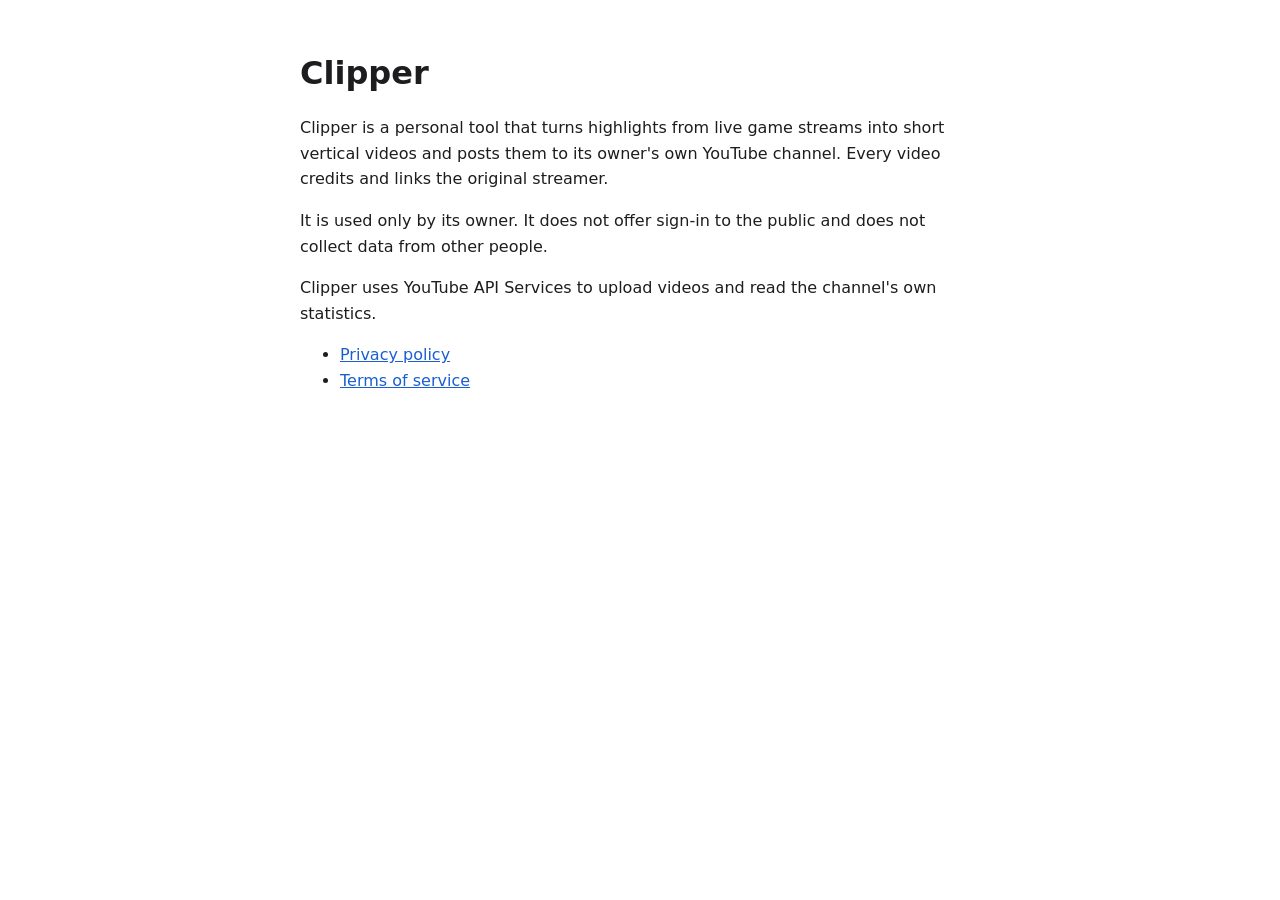
<file: index.html>
<!doctype html>
<html lang="en">
<head>
<meta charset="utf-8">
<meta name="viewport" content="width=device-width, initial-scale=1">
<title>Clipper</title>
<link rel="stylesheet" href="style.css">
</head>
<body>
<main>
  <h1>Clipper</h1>
  <p>Clipper is a personal tool that turns highlights from live game streams into short vertical videos
     and posts them to its owner's own YouTube channel. Every video credits and links the original streamer.</p>
  <p>It is used only by its owner. It does not offer sign-in to the public and does not collect data from other people.</p>
  <p>Clipper uses YouTube API Services to upload videos and read the channel's own statistics.</p>
  <ul>
    <li><a href="privacy.html">Privacy policy</a></li>
    <li><a href="terms.html">Terms of service</a></li>
  </ul>
</main>
</body>
</html>
</file>
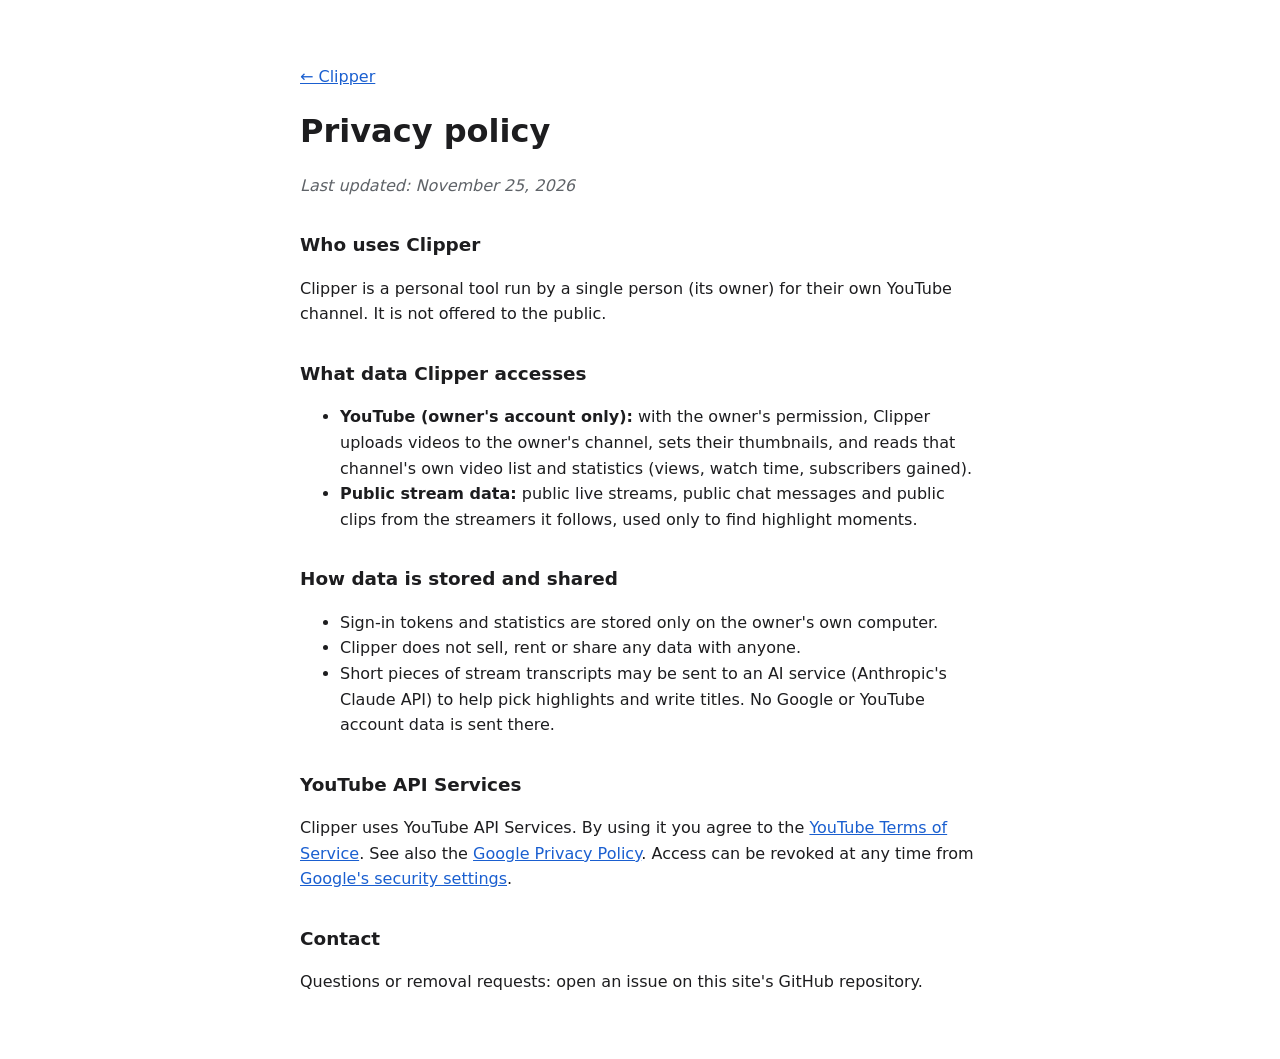
<file: privacy.html>
<!doctype html>
<html lang="en">
<head>
<meta charset="utf-8">
<meta name="viewport" content="width=device-width, initial-scale=1">
<title>Clipper privacy policy</title>
<link rel="stylesheet" href="style.css">
</head>
<body>
<main>
  <p><a href="index.html">&larr; Clipper</a></p>
  <h1>Privacy policy</h1>
  <p><em>Last updated: November 25, 2026</em></p>

  <h2>Who uses Clipper</h2>
  <p>Clipper is a personal tool run by a single person (its owner) for their own YouTube channel.
     It is not offered to the public.</p>

  <h2>What data Clipper accesses</h2>
  <ul>
    <li><strong>YouTube (owner's account only):</strong> with the owner's permission, Clipper uploads videos to the owner's channel,
        sets their thumbnails, and reads that channel's own video list and statistics (views, watch time, subscribers gained).</li>
    <li><strong>Public stream data:</strong> public live streams, public chat messages and public clips from the streamers it follows,
        used only to find highlight moments.</li>
  </ul>

  <h2>How data is stored and shared</h2>
  <ul>
    <li>Sign-in tokens and statistics are stored only on the owner's own computer.</li>
    <li>Clipper does not sell, rent or share any data with anyone.</li>
    <li>Short pieces of stream transcripts may be sent to an AI service (Anthropic's Claude API) to help pick highlights and write titles.
        No Google or YouTube account data is sent there.</li>
  </ul>

  <h2>YouTube API Services</h2>
  <p>Clipper uses YouTube API Services. By using it you agree to the
     <a href="https://www.youtube.com/t/terms">YouTube Terms of Service</a>. See also the
     <a href="https://policies.google.com/privacy">Google Privacy Policy</a>.
     Access can be revoked at any time from
     <a href="https://myaccount.google.com/permissions">Google's security settings</a>.</p>

  <h2>Contact</h2>
  <p>Questions or removal requests: open an issue on this site's GitHub repository.</p>
</main>
</body>
</html>
</file>
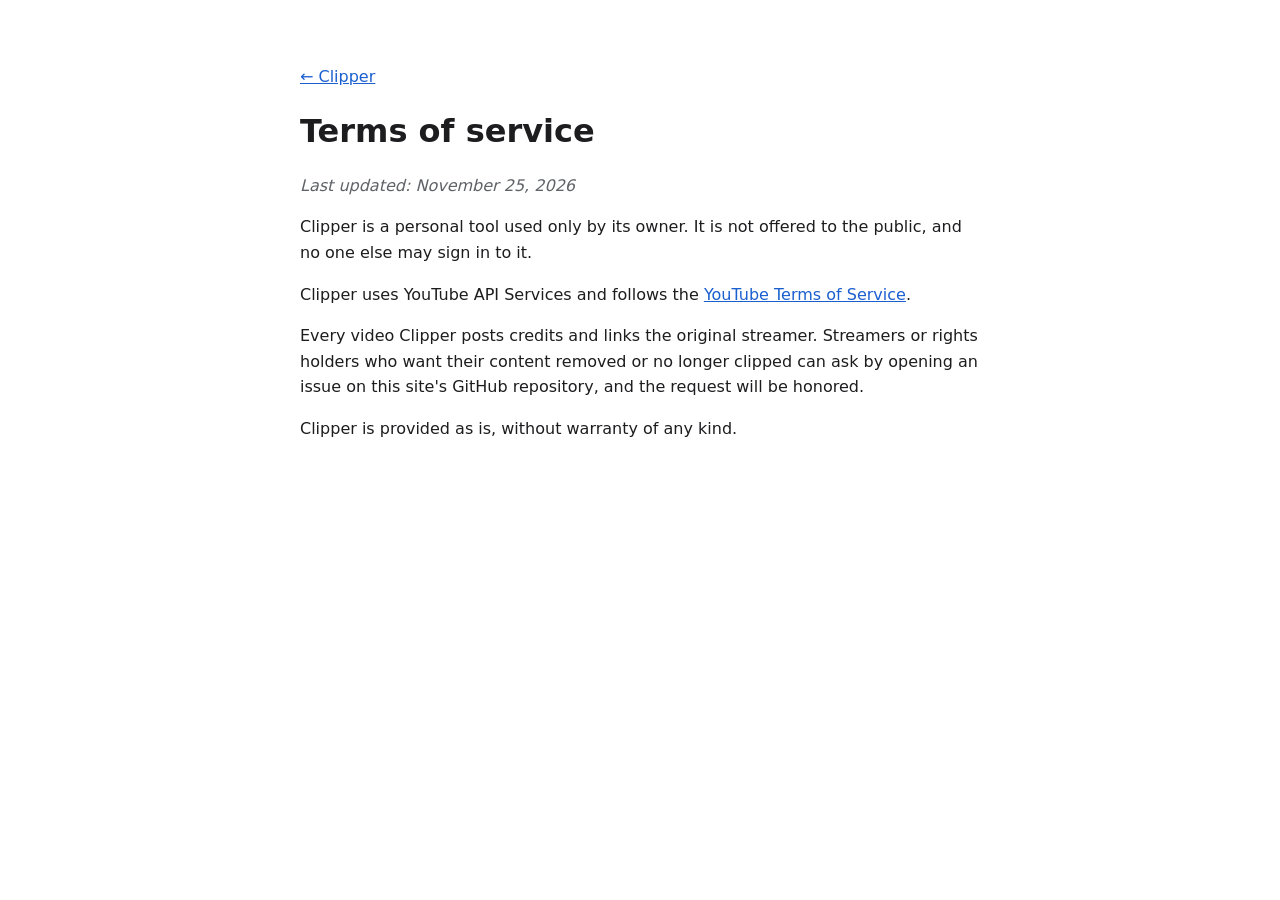
<file: terms.html>
<!doctype html>
<html lang="en">
<head>
<meta charset="utf-8">
<meta name="viewport" content="width=device-width, initial-scale=1">
<title>Clipper terms of service</title>
<link rel="stylesheet" href="style.css">
</head>
<body>
<main>
  <p><a href="index.html">&larr; Clipper</a></p>
  <h1>Terms of service</h1>
  <p><em>Last updated: November 25, 2026</em></p>
  <p>Clipper is a personal tool used only by its owner. It is not offered to the public, and no one else may sign in to it.</p>
  <p>Clipper uses YouTube API Services and follows the
     <a href="https://www.youtube.com/t/terms">YouTube Terms of Service</a>.</p>
  <p>Every video Clipper posts credits and links the original streamer. Streamers or rights holders who want their content
     removed or no longer clipped can ask by opening an issue on this site's GitHub repository, and the request will be honored.</p>
  <p>Clipper is provided as is, without warranty of any kind.</p>
</main>
</body>
</html>
</file>
<file: style.css>
:root { --bg: #ffffff; --fg: #1d1d1f; --muted: #5f6368; --link: #1a5fd0; }
@media (prefers-color-scheme: dark) { :root { --bg: #16171a; --fg: #ececec; --muted: #a0a4ab; --link: #8ab4f8; } }
body { margin: 0; background: var(--bg); color: var(--fg); font: 16px/1.6 system-ui, -apple-system, "Segoe UI", sans-serif; }
main { max-width: 680px; margin: 0 auto; padding: 48px 16px; }
h1 { font-size: 2rem; margin: 0 0 16px; }
h2 { font-size: 1.15rem; margin: 32px 0 8px; }
a { color: var(--link); }
em { color: var(--muted); }
</file>
